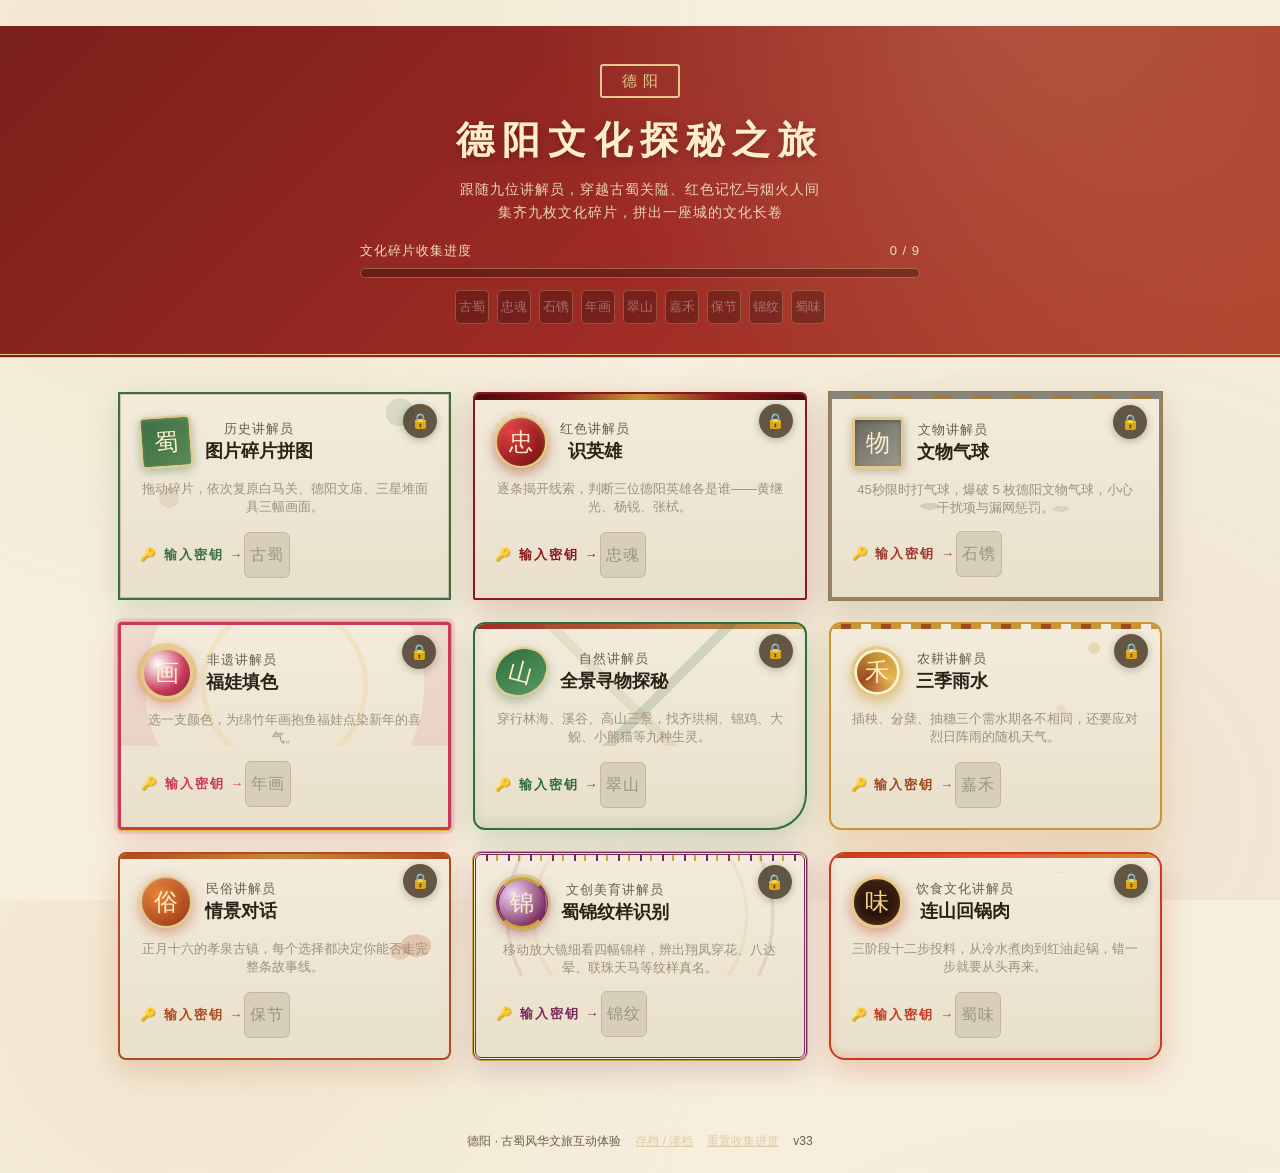
<file: index.html>
﻿﻿﻿﻿<!DOCTYPE html>
<html lang="zh-CN">
<head>
<meta charset="UTF-8">
<meta name="viewport" content="width=device-width, initial-scale=1.0">
<title>德阳文化探秘 · 九大讲解员互动小游戏</title>
<link rel="stylesheet" href="style.css?v=33">
</head>
<body>

<header class="hero">
  <div class="hero-inner">
    <div class="hero-mark">德阳</div>
    <h1>德阳文化探秘之旅</h1>
    <p class="hero-sub">跟随九位讲解员，穿越古蜀关隘、红色记忆与烟火人间<br>集齐九枚文化碎片，拼出一座城的文化长卷</p>
    <div class="progress-wrap">
      <div class="progress-info">
        <span>文化碎片收集进度</span>
        <span id="progressText">0 / 9</span>
      </div>
      <div class="progress-bar"><div id="progressBar" class="progress-fill"></div></div>
      <div id="fragmentBar" class="fragment-bar"></div>
    </div>
  </div>
</header>

<main class="container">
  <div id="stationGrid" class="station-grid"></div>
  <div id="allDone" class="all-done" hidden>
    <div class="all-done-seal">大成</div>
    <h2>九鼎齐聚 · 文化大成</h2>
    <p>古蜀、忠魂、石镌、年画、翠山、嘉禾、保节、锦纹、蜀味——九枚碎片在握，你已走完德阳文化长卷。</p>
    <div class="all-done-btns">
      <button id="aiReportBtn" class="btn btn-report" type="button">✨ 生成我的 AI 研学报告</button>
      <button id="resetBtn" class="btn btn-ghost btn-sm" type="button">重新开始探索</button>
    </div>
  </div>
</main>

<footer class="footer">
  <span>德阳 · 古蜀风华文旅互动体验</span>
  <button id="saveBtn" class="link-btn">存档 / 读档</button>
  <button id="resetBtn2" class="link-btn">重置收集进度</button>
  <span class="ver-stamp">v33</span>
</footer>

<script src="js/common.js?v=33"></script>
<script src="js/g1-puzzle.js?v=33"></script>
<script src="js/g2-scratch.js?v=33"></script>
<script src="js/g3-balloons.js?v=33"></script>
<script src="js/g4-coloring.js?v=33"></script>
<script src="js/g5-hidden.js?v=33"></script>
<script src="js/g6-rain.js?v=33"></script>
<script src="js/g7-dialogue.js?v=33"></script>
<script src="js/g8-magnifier.js?v=33"></script>
<script src="js/g9-cooking.js?v=33"></script>
<script src="js/main.js?v=33"></script>
<script src="js/report.js?v=33"></script>
</body>
</html>
</file>
<file: style.css>
/* ============ 基础与主题 ============ */
:root{
  --paper:#f6efdd;
  --paper-2:#efe5cc;
  --card:#fffaf0;
  --ink:#2c2117;
  --ink-soft:#6b5d4a;
  --red:#9e2b25;
  --red-deep:#7a1f1a;
  --gold:#c49a4e;
  --gold-light:#e3c98b;
  --jade:#3f6e54;
  --shadow:0 10px 30px rgba(60,35,15,.14);
}
*{box-sizing:border-box;margin:0;padding:0}
html,body{height:100%}
body{
  font-family:"Microsoft YaHei","PingFang SC","Hiragino Sans GB",sans-serif;
  color:var(--ink);
  background:
    radial-gradient(circle at 15% 10%, rgba(196,154,78,.10), transparent 40%),
    radial-gradient(circle at 85% 90%, rgba(158,43,37,.07), transparent 45%),
    var(--paper);
  line-height:1.6;
}
button{font-family:inherit;cursor:pointer;border:none;background:none;color:inherit}
img{display:block;max-width:100%}

/* ============ 顶部 ============ */
.hero{
  background:linear-gradient(135deg,#7a1f1a 0%,#9e2b25 55%,#b1452f 100%);
  color:#fbeeda;
  padding:38px 20px 30px;
  position:relative;
  overflow:hidden;
  border-bottom:4px double var(--gold-light);
}
.hero::after{
  content:"";position:absolute;inset:0;pointer-events:none;
  background:radial-gradient(circle at 80% -20%, rgba(227,201,139,.25), transparent 45%);
}
.hero-inner{max-width:1080px;margin:0 auto;position:relative;z-index:1;text-align:center}
.hero-mark{
  display:inline-block;border:2px solid var(--gold-light);color:var(--gold-light);
  font-family:"STKaiti","KaiTi",serif;font-size:15px;letter-spacing:6px;
  padding:3px 14px 3px 20px;border-radius:3px;margin-bottom:12px;
}
.hero h1{
  font-family:"STKaiti","KaiTi",serif;font-size:38px;letter-spacing:8px;
  color:#ffeecb;text-shadow:0 2px 10px rgba(0,0,0,.25);margin-bottom:8px;
}
.hero-sub{font-size:14px;color:#e9d6b3;letter-spacing:1px}
.progress-wrap{max-width:560px;margin:18px auto 0;text-align:left}
.progress-info{display:flex;justify-content:space-between;font-size:13px;color:#f0ddb6;margin-bottom:6px;letter-spacing:1px}
.progress-bar{height:10px;background:rgba(0,0,0,.28);border-radius:6px;overflow:hidden;border:1px solid rgba(227,201,139,.4)}
.progress-fill{height:100%;width:0%;border-radius:6px;
  background:linear-gradient(90deg,var(--gold-light),#f6e3ae);
  transition:width .5s ease;}
.fragment-bar{display:flex;gap:8px;margin-top:12px;justify-content:center;flex-wrap:wrap}
.fragment-bar .mini-seal{
  width:34px;height:34px;border-radius:5px;display:flex;align-items:center;justify-content:center;
  font-family:"STKaiti","KaiTi",serif;font-size:13px;letter-spacing:0;
  background:rgba(0,0,0,.25);color:rgba(255,255,255,.35);border:1px solid rgba(227,201,139,.3);
}
.fragment-bar .mini-seal.got{
  background:linear-gradient(135deg,#c84034,#9e2b25);color:#ffeecb;
  border-color:var(--gold-light);box-shadow:0 2px 8px rgba(0,0,0,.3);
}

/* ============ 站点卡片 ============ */
.container{max-width:1080px;margin:0 auto;padding:34px 18px 50px}
.station-grid{display:grid;grid-template-columns:repeat(3,1fr);gap:22px}
.station-card{
  position:relative;background:var(--card);border:1px solid #e3d5b4;border-radius:10px;
  padding:22px 20px 20px;box-shadow:var(--shadow);cursor:pointer;overflow:hidden;
  transition:transform .18s ease,box-shadow .18s ease;display:flex;flex-direction:column;
}
.station-card::before{
  content:"";position:absolute;top:0;left:0;right:0;height:5px;
  background:linear-gradient(90deg,var(--red),var(--gold));
}
.station-card:hover{transform:translateY(-5px);box-shadow:0 16px 38px rgba(60,35,15,.22)}
.card-top{display:flex;align-items:center;gap:13px;margin-bottom:12px}
.card-badge{
  width:52px;height:52px;flex:0 0 52px;border-radius:50%;
  background:linear-gradient(135deg,#8a2420,#b03b2d);color:#ffeecb;
  display:flex;align-items:center;justify-content:center;
  font-family:"STKaiti","KaiTi",serif;font-size:24px;border:2px solid var(--gold-light);
  position:relative;
}
.card-guide{font-size:13px;color:var(--ink-soft);letter-spacing:1px}
.card-title{font-size:18px;font-weight:700;color:var(--ink);margin-top:1px}
.card-desc{font-size:13px;color:var(--ink-soft);flex:1}
.card-foot{margin-top:14px;display:flex;align-items:center;justify-content:space-between}
.card-play{font-size:13px;color:var(--red);letter-spacing:2px;font-weight:700}
.seal{
  width:46px;height:46px;border-radius:6px;display:flex;align-items:center;justify-content:center;
  font-family:"STKaiti","KaiTi",serif;font-size:16px;line-height:1.1;text-align:center;
  background:#d8cfbb;color:#9b9381;border:1px solid #c3b89b;letter-spacing:1px;
}
.seal.got{
  background:linear-gradient(135deg,#c84034,#8f211c);color:#ffeecb;
  border:1px solid var(--gold-light);box-shadow:0 3px 10px rgba(158,43,37,.35);
}
.station-card.done .card-play{color:var(--jade)}
.station-card .done-ribbon{
  position:absolute;right:-30px;top:10px;transform:rotate(38deg);
  background:var(--jade);color:#fff;font-size:11px;padding:2px 34px;letter-spacing:2px;
}

/* ============ 卡片装饰层通用 ============ */
.card-deco{position:absolute;pointer-events:none;left:0;right:0;top:0;height:60%;overflow:hidden;z-index:0}
.card-top,.card-desc{position:relative;z-index:1}
.card-foot,.done-ribbon{position:relative;z-index:2}

/* ============ 九张卡片专属 UI 设计 ============
   每张卡片：不同的圆角组合、边框样式、底纹、徽章形状、装饰元素
   安全策略：不用 clip-path（会裁内容和边框），用 border-radius + border + box-shadow 多层叠加
================================================================= */

/* --- g1 古蜀拼图：直角方形 + 青铜回纹 + 方形印章 --- */
.station-card.g1{
  background:
    repeating-linear-gradient(45deg,rgba(58,110,68,.08) 0 2px,transparent 2px 8px),
    repeating-linear-gradient(-45deg,rgba(138,106,46,.06) 0 2px,transparent 2px 10px),
    linear-gradient(160deg,#f4f6ee 0%,#dce4c8 100%);
  border:2px solid #3a6e44;border-radius:0;
  box-shadow:inset 0 0 0 1px rgba(138,106,46,.3),0 10px 30px rgba(58,110,68,.18);
}
.station-card.g1::before{display:none}
.station-card.g1 .card-badge{
  border-radius:6px;transform:rotate(-4deg);
  background:linear-gradient(135deg,#3a6e44,#5a8a54);
  box-shadow:0 3px 10px rgba(58,110,68,.4),inset 0 2px 4px rgba(255,255,255,.15);
}
.station-card.g1 .card-deco{
  background:
    radial-gradient(circle at 85% 15%,rgba(58,110,68,.14) 0 14px,transparent 14px),
    radial-gradient(circle at 15% 85%,rgba(138,106,46,.12) 0 10px,transparent 10px);
}
.station-card.g1 .card-play{color:#3a6e44;font-weight:800}

/* --- g2 革命红：上圆角下方直 + 红金条 + 圆形勋章 --- */
.station-card.g2{
  background:linear-gradient(180deg,#fff3ee 0%,#e8c0b0 100%);
  border:2px solid #8a1a1a;border-radius:6px 6px 2px 2px;
  box-shadow:0 10px 30px rgba(138,26,26,.22);
}
.station-card.g2::before{
  height:6px;background:linear-gradient(90deg,#4a0a0a,#8a1a1a,#c79a3a,#8a1a1a,#4a0a0a);
}
.station-card.g2 .card-badge{
  border-radius:50%;
  background:radial-gradient(circle at 30% 30%,#e84040,#8a1a1a 70%,#4a0a0a);
  border-color:#e6c878;
  box-shadow:0 4px 14px rgba(138,26,26,.5),inset 0 2px 6px rgba(255,255,255,.2);
}
.station-card.g2 .card-badge::after{
  content:"";position:absolute;inset:-6px;border-radius:50%;
  border:2px dashed rgba(230,200,120,.5);animation:spin 20s linear infinite;
}
@keyframes spin{to{transform:rotate(360deg)}}
.station-card.g2 .card-deco{display:none}
.station-card.g2 .card-play{color:#8a1a1a;font-weight:800}

/* --- g3 石刻灰：直角方形 + 双层边框 + 石印章 --- */
.station-card.g3{
  background:
    radial-gradient(circle at 20% 20%,rgba(160,122,62,.08) 0 20px,transparent 20px),
    linear-gradient(160deg,#f6f5ee 0%,#d8d4c8 100%);
  border:3px solid #888478;border-radius:0;
  box-shadow:0 0 0 1px #a07a3e,0 10px 30px rgba(100,95,80,.2);
}
.station-card.g3::before{
  height:4px;background:repeating-linear-gradient(90deg,#888478 0 20px,#a07a3e 20px 40px);
}
.station-card.g3 .card-badge{
  border-radius:4px;border-width:3px;
  background:linear-gradient(135deg,#6a6a62,#9a9a8e);
  box-shadow:inset 0 2px 4px rgba(0,0,0,.25),0 2px 8px rgba(100,95,80,.4);
}
.station-card.g3 .card-deco{
  background:
    radial-gradient(ellipse 60px 20px at 30% 92%,rgba(136,132,120,.25) 0 10px,transparent 10px),
    radial-gradient(ellipse 40px 15px at 70% 94%,rgba(136,132,120,.2) 0 8px,transparent 8px);
}
.station-card.g3 .card-play{color:#9c3a2e;font-weight:700}

/* --- g4 年画彩：小圆角 + 品红双线 + 光晕徽章 --- */
.station-card.g4{
  border:3px solid #c8395a;border-radius:4px;
  background:
    repeating-linear-gradient(0deg,transparent 0 30px,rgba(230,181,52,.05) 30px 31px),
    repeating-linear-gradient(90deg,transparent 0 30px,rgba(200,57,90,.04) 30px 31px),
    linear-gradient(160deg,#fff6f0 0%,#f8dcc8 100%);
  box-shadow:0 0 0 1px #e2b534,0 0 0 4px rgba(200,57,90,.15),0 10px 30px rgba(200,57,90,.2);
}
.station-card.g4::before{display:none}
.station-card.g4 .card-badge{
  border-radius:50%;border-width:3px;
  background:radial-gradient(circle at 30% 30%,#fff,#c8395a 60%,#7a1a32);
  box-shadow:0 0 0 4px rgba(226,181,52,.4),0 4px 16px rgba(200,57,90,.5);
}
.station-card.g4 .card-deco{
  background:
    radial-gradient(circle at 50% 50%,transparent 0 45%,rgba(226,181,52,.14) 45% 48%,transparent 48%),
    radial-gradient(circle at 50% 50%,transparent 0 80%,rgba(200,57,90,.10) 80% 100%);
}
.station-card.g4 .card-play{color:#c8395a;font-weight:800}

/* --- g5 山林绿：右下大圆角 + 山脉底纹 + 叶片徽章 --- */
.station-card.g5{
  border:2px solid #2e6e3e;border-radius:12px 12px 36px 12px;
  background:
    linear-gradient(180deg,rgba(46,110,62,.14) 35%,transparent 35%),
    linear-gradient(160deg,#f0f6e8 0%,#b8d4a0 100%);
  box-shadow:0 10px 30px rgba(46,110,62,.2),inset 0 -6px 12px rgba(100,150,80,.15);
}
.station-card.g5 .card-badge{
  border-radius:60% 40% 60% 40%;
  background:linear-gradient(135deg,#2e6e3e,#5a9a64);
  transform:rotate(15deg);
  box-shadow:0 4px 12px rgba(46,110,62,.4);
}
.station-card.g5 .card-deco{
  background:
    linear-gradient(135deg,transparent 55%,rgba(46,110,62,.18) 55% 58%,transparent 58%),
    linear-gradient(-135deg,transparent 55%,rgba(156,138,78,.14) 55% 58%,transparent 58%);
}
.station-card.g5 .card-play{color:#2e6e3e;font-weight:700}

/* --- g6 农耕金：标准圆角 + 稻穗底纹 + 波纹徽章 --- */
.station-card.g6{
  border:2px solid #c89534;border-radius:12px;
  background:
    repeating-linear-gradient(90deg,transparent 0 18px,rgba(200,149,52,.1) 18px 20px),
    repeating-linear-gradient(0deg,transparent 0 18px,rgba(156,74,30,.06) 18px 20px),
    linear-gradient(160deg,#faf2d0 0%,#e8c068 100%);
  box-shadow:0 10px 30px rgba(200,149,52,.25);
}
.station-card.g6::before{
  height:5px;background:
    repeating-linear-gradient(90deg,#c89534 0 10px,#9c4a1e 10px 20px,#c89534 20px 30px,transparent 30px 40px);
}
.station-card.g6 .card-badge{
  border-radius:50%;border-width:3px;
  background:conic-gradient(#c89534,#e6b554,#9c4a1e,#c89534);
  box-shadow:0 4px 12px rgba(200,149,52,.5),inset 0 0 0 3px #faf2d0;
}
.station-card.g6 .card-deco{
  background:
    radial-gradient(circle at 80% 20%,rgba(200,149,52,.22) 0 6px,transparent 6px),
    radial-gradient(circle at 20% 80%,rgba(156,74,30,.17) 0 4px,transparent 4px),
    radial-gradient(circle at 70% 70%,rgba(200,149,52,.14) 0 5px,transparent 5px);
}
.station-card.g6 .card-play{color:#9c4a1e;font-weight:800}

/* --- g7 民俗暖：等距圆角 + 对话气泡 + 暖橙徽章 --- */
.station-card.g7{
  border:2px solid #b14a1e;border-radius:8px;
  background:
    radial-gradient(circle at 85% 10%,rgba(177,74,30,.18) 0 30px,transparent 30px),
    radial-gradient(circle at 10% 90%,rgba(200,138,58,.15) 0 25px,transparent 25px),
    linear-gradient(160deg,#fcecd0 0%,#e8b870 100%);
  box-shadow:0 10px 30px rgba(177,74,30,.22);
}
.station-card.g7::before{
  height:5px;background:linear-gradient(90deg,#b14a1e,#c88a3a,#b14a1e);
}
.station-card.g7 .card-badge{
  border-radius:50%;
  background:radial-gradient(circle at 35% 35%,#e88838,#b14a1e 65%,#5a2210);
  box-shadow:0 4px 14px rgba(177,74,30,.5),inset 0 2px 6px rgba(255,255,255,.2);
}
.station-card.g7 .card-deco{
  background:
    radial-gradient(ellipse 40px 30px at 90% 75%,rgba(177,74,30,.22) 0 15px,transparent 15px),
    radial-gradient(ellipse 25px 20px at 85% 80%,rgba(177,74,30,.17) 0 10px,transparent 10px);
}
.station-card.g7 .card-play{color:#b14a1e;font-weight:800}

/* --- g8 蜀锦紫：中圆角 + 紫金双线 + 放大镜圆框徽章 --- */
.station-card.g8{
  border:3px double #7a2a5a;border-radius:8px;
  background:
    repeating-linear-gradient(45deg,rgba(122,42,90,.05) 0 3px,transparent 3px 12px),
    repeating-linear-gradient(-45deg,rgba(200,164,52,.04) 0 3px,transparent 3px 12px),
    linear-gradient(160deg,#f0e4f4 0%,#d0b8dc 100%);
  box-shadow:0 0 0 1px #c8a434,0 10px 30px rgba(122,42,90,.22);
}
.station-card.g8::before{
  height:6px;background:
    repeating-linear-gradient(90deg,transparent 0 10px,#7a2a5a 10px 12px,transparent 12px 20px,#c8a434 20px 22px);
}
.station-card.g8 .card-badge{
  border-radius:50%;border-width:3px;border-style:solid double;
  border-color:#c8a434 #7a2a5a;
  background:radial-gradient(circle at 30% 30%,#f0d8f8,#7a2a5a 80%);
  box-shadow:0 0 0 3px rgba(200,164,52,.4),0 4px 14px rgba(122,42,90,.5);
}
.station-card.g8 .card-deco{
  background:
    radial-gradient(circle at 50% 50%,transparent 0 60%,rgba(200,164,52,.12) 60% 62%,transparent 62%),
    radial-gradient(circle at 50% 50%,transparent 0 75%,rgba(122,42,90,.10) 75% 77%,transparent 77%);
}
.station-card.g8 .card-play{color:#7a2a5a;font-weight:700}

/* --- g9 美食橙：大圆角 + 蒸汽曲线 + 锅形徽章 --- */
.station-card.g9{
  border:2px solid #c8391e;border-radius:16px;
  background:
    linear-gradient(180deg,rgba(212,137,44,.1) 0%,transparent 30%),
    linear-gradient(160deg,#fff0d8 0%,#f0a860 100%);
  box-shadow:0 10px 30px rgba(200,57,30,.25),inset 0 -4px 10px rgba(200,57,30,.15);
}
.station-card.g9::before{
  height:4px;background:linear-gradient(90deg,#c8391e,#e85a3a,#d4892c);
  border-radius:16px 16px 0 0;
}
.station-card.g9 .card-badge{
  border-radius:50% 50% 48% 48%;border-width:3px;
  background:linear-gradient(180deg,#3a2010,#1a1008);
  box-shadow:0 4px 14px rgba(200,57,30,.5),inset 0 -4px 8px rgba(232,90,58,.3);
  color:#ffd080;
}
.station-card.g9 .card-badge::before{
  content:"";position:absolute;top:-6px;left:50%;transform:translateX(-50%);
  width:20px;height:8px;border-radius:50%;
  background:radial-gradient(ellipse,rgba(255,200,120,.6) 0%,transparent 70%);
}
.station-card.g9 .card-deco{
  background:
    radial-gradient(ellipse 30px 6px at 70% 15%,rgba(255,200,120,.3) 0 4px,transparent 4px),
    radial-gradient(ellipse 25px 5px at 30% 10%,rgba(255,200,120,.25) 0 3px,transparent 3px),
    radial-gradient(ellipse 20px 4px at 50% 25%,rgba(255,200,120,.2) 0 3px,transparent 3px);
}
.station-card.g9 .card-play{color:#c8391e;font-weight:800}

/* ============ 通用按钮 ============ */
.btn{
  display:inline-block;padding:10px 26px;border-radius:6px;font-size:15px;letter-spacing:2px;
  background:linear-gradient(135deg,#b03b2d,#8a2420);color:#ffeecb;
  box-shadow:0 4px 12px rgba(138,36,32,.3);transition:transform .12s;
}
.btn:hover{transform:translateY(-2px)}
.btn:active{transform:translateY(0)}
.btn-ghost{background:transparent;color:var(--red);border:1.5px solid var(--red);box-shadow:none}
.btn-sm{padding:6px 16px;font-size:13px}
.link-btn{font-size:12px;color:#d9c49a;text-decoration:underline;opacity:.8}
.link-btn:hover{opacity:1}

/* ============ 游戏弹窗 ============ */
.game-layer{
  position:fixed;inset:0;z-index:100;background:rgba(35,22,12,.58);
  display:flex;align-items:center;justify-content:center;padding:22px;
  animation:fadeIn .25s ease;
}
@keyframes fadeIn{from{opacity:0}to{opacity:1}}
.game-box{
  position:relative;
  width:100%;max-width:920px;max-height:94vh;display:flex;flex-direction:column;
  background:var(--paper);border-radius:12px;overflow:hidden;
  border:2px solid var(--gold-light);box-shadow:0 24px 70px rgba(0,0,0,.45);
  animation:popIn .3s cubic-bezier(.2,1.2,.3,1);
}
@keyframes popIn{from{transform:scale(.92);opacity:0}to{transform:scale(1);opacity:1}}
.game-head{
  display:flex;align-items:center;justify-content:space-between;
  padding:13px 22px;background:linear-gradient(135deg,#7a1f1a,#a03128);color:#ffeecb;
  border-bottom:2px solid var(--gold-light);flex:0 0 auto;
}
.gh-guide{font-size:12px;color:#e9d6b3;letter-spacing:2px;display:block}
.game-head h2{font-size:19px;letter-spacing:2px;font-weight:700}
.gh-close{
  width:34px;height:34px;border-radius:50%;font-size:20px;line-height:1;
  color:#ffeecb;border:1.5px solid rgba(233,214,179,.6);transition:background .15s;
}
.gh-close:hover{background:rgba(255,255,255,.15)}
.game-body{padding:24px;overflow-y:auto;flex:1}
.game-tip{
  background:#fbf3df;border:1px dashed var(--gold);border-radius:8px;
  padding:10px 14px;font-size:13.5px;color:var(--ink-soft);margin-bottom:18px;
}
.game-tip b{color:var(--red)}

/* ============ 通关弹窗 ============ */
.win-mask{
  position:absolute;inset:0;z-index:50;background:rgba(35,22,12,.5);
  display:flex;align-items:center;justify-content:center;padding:20px;
  animation:fadeIn .3s ease;
}
.win-card{
  background:linear-gradient(180deg,#fffaf0,#f6ead0);
  border:3px double var(--gold);border-radius:14px;padding:30px 36px;text-align:center;
  max-width:380px;animation:popIn .4s cubic-bezier(.2,1.3,.3,1);
}
.win-label{font-size:13px;letter-spacing:5px;color:var(--ink-soft)}
.win-seal{
  width:96px;height:96px;margin:16px auto 12px;border-radius:12px;
  background:linear-gradient(135deg,#cf4434,#8f211c);color:#ffeecb;
  display:flex;align-items:center;justify-content:center;
  font-family:"STKaiti","KaiTi",serif;font-size:34px;letter-spacing:4px;
  border:2px solid var(--gold-light);box-shadow:0 8px 24px rgba(158,43,37,.4);
  animation:sealDrop .6s cubic-bezier(.2,1.4,.3,1);
}
@keyframes sealDrop{from{transform:scale(1.8) rotate(-14deg);opacity:0}to{transform:scale(1) rotate(0);opacity:1}}
.win-card h3{font-size:20px;letter-spacing:3px;margin-bottom:6px}
.win-card p{font-size:13.5px;color:var(--ink-soft);margin-bottom:20px}

/* ============ Toast ============ */
.toast{
  position:fixed;left:50%;bottom:46px;transform:translateX(-50%);
  background:rgba(44,33,23,.92);color:#fbeeda;padding:10px 22px;border-radius:30px;
  font-size:14px;letter-spacing:1px;z-index:300;animation:toastIn .3s;max-width:86vw;text-align:center;
}
@keyframes toastIn{from{opacity:0;transform:translate(-50%,12px)}to{opacity:1;transform:translate(-50%,0)}}

/* ============ 集齐横幅 ============ */
.all-done{margin-top:40px;text-align:center;background:linear-gradient(135deg,#7a1f1a,#a03128);
  border:2px solid var(--gold-light);border-radius:14px;padding:36px 24px;color:#ffeecb}
.all-done h2{font-family:"STKaiti","KaiTi",serif;font-size:30px;letter-spacing:8px;margin:12px 0 8px}
.all-done p{color:#e9d6b3;font-size:14px;max-width:600px;margin:0 auto 18px}
.all-done-seal{
  width:84px;height:84px;margin:0 auto;border-radius:12px;background:rgba(0,0,0,.22);
  border:2px solid var(--gold-light);display:flex;align-items:center;justify-content:center;
  font-family:"STKaiti","KaiTi",serif;font-size:30px;letter-spacing:4px;
}

.footer{
  text-align:center;padding:22px;font-size:12px;color:var(--ink-soft);
  display:flex;gap:14px;justify-content:center;align-items:center;
}

/* ============ 游戏1：拼图 ============ */
.puz-wrap{display:flex;flex-direction:column;align-items:center;gap:14px}
.puz-board{
  width:min(60vw,300px);aspect-ratio:1;display:grid;grid-template-columns:1fr 1fr 1fr;
  gap:4px;background:#e7dcbf;padding:6px;border-radius:8px;border:1px solid #d7c8a2;flex:0 0 auto;
}
.puz-slot{border:2px dashed #b6a27a;border-radius:6px;background:rgba(255,255,255,.55);
  position:relative;min-height:0}
.puz-slot.correct{border-color:var(--jade)}
.puz-piece{
  width:58px;height:58px;border-radius:5px;cursor:grab;
  background-size:300% 300%;border:2px solid #fff;
  box-shadow:0 4px 12px rgba(60,35,15,.28);touch-action:none;user-select:none;
}
.puz-piece:active{cursor:grabbing}
.puz-piece.locked{width:100%;height:100%;border:none;box-shadow:none;border-radius:4px;cursor:default}
.puz-ghost{position:fixed;z-index:400;pointer-events:none;opacity:.85;
  box-shadow:0 12px 30px rgba(0,0,0,.35);transform:scale(1.06);border-radius:5px;
  background-size:300% 300%;}
.puz-tray{display:flex;gap:8px;flex-wrap:wrap;justify-content:center;max-width:340px;min-height:64px}
.puz-status{font-size:13px;color:var(--ink-soft);letter-spacing:1px}
.puz-progress{display:flex;align-items:center;gap:8px;font-size:13px;color:var(--ink-soft);margin-bottom:4px}
.puz-dot{width:10px;height:10px;border-radius:50%;background:#d7c8a2;transition:all .3s}
.puz-dot.active{background:var(--red);transform:scale(1.3)}
.puz-dot.done{background:var(--jade)}

/* ============ 游戏2：揭线索识英雄 ============ */
.hero-stage{max-width:560px;margin:0 auto}
.hero-progress{display:flex;align-items:center;gap:8px;font-size:13px;color:var(--ink-soft);margin-bottom:16px}
.hero-dot{width:10px;height:10px;border-radius:50%;background:#d7c8a2;transition:all .3s}
.hero-dot.active{background:var(--red);transform:scale(1.3)}
.hero-dot.done{background:var(--jade)}
.hero-clues{display:flex;flex-direction:column;gap:10px;margin-bottom:20px}
.hero-clue{position:relative;perspective:600px;height:auto}
.hero-clue .clue-cover{
  position:absolute;inset:0;z-index:2;border:none;border-radius:8px;cursor:pointer;
  background:linear-gradient(135deg,#8a7d6b,#6b5e4f);color:#ffeecb;
  display:flex;align-items:center;justify-content:center;gap:10px;
  transition:all .45s;backface-visibility:hidden;
}
.hero-clue .clue-cover .clue-num{
  width:28px;height:28px;border-radius:50%;background:rgba(255,255,255,.2);
  display:flex;align-items:center;justify-content:center;font-weight:700;font-size:14px;
}
.hero-clue .clue-cover .clue-label{font-size:13px;letter-spacing:2px}
.hero-clue .clue-text{
  font-size:13px;color:var(--ink);line-height:1.6;padding:12px 14px;margin:0;
  border:1.5px solid #ddcca3;border-radius:8px;background:#fffaf0;min-height:48px;
}
.hero-clue.flipped .clue-cover{opacity:0;transform:rotateY(180deg);pointer-events:none}
.hero-clue.flipped .clue-text{border-color:var(--gold);box-shadow:0 3px 12px rgba(196,154,78,.25);
  background:linear-gradient(135deg,#fffaf0,#fdefcf)}
.hero-guess{border-top:1.5px solid #e0d5b8;padding-top:16px}
.guess-meta{font-size:13px;color:var(--ink-soft);margin-bottom:6px}
.guess-prompt{font-size:13px;color:var(--red);margin-bottom:12px;min-height:18px}
.guess-opts{display:grid;grid-template-columns:1fr 1fr;gap:10px}
.guess-btn{padding:11px;border:1.5px solid var(--red);border-radius:8px;font-size:14px;
  color:var(--red);background:#fff;transition:all .15s;letter-spacing:1px;cursor:pointer}
.guess-btn:hover:not(:disabled){background:var(--red);color:#ffeecb}
.guess-btn:disabled{opacity:.45;cursor:default}
.guess-btn.wrong{background:#b9b0a0;color:#fff;border-color:#b9b0a0;opacity:1}

/* ============ 游戏3：气球（重制版） ============ */
.sky-stage{
  position:relative;height:500px;border-radius:12px;overflow:hidden;border:1px solid #cdd8e6;
  background:linear-gradient(180deg,#aecbe8 0%,#d8e6f2 55%,#eef4e8 78%,#cfe0c2 100%);
}
.sky-stage::before{content:"";position:absolute;left:8%;top:14%;width:120px;height:34px;
  background:rgba(255,255,255,.75);border-radius:40px;filter:blur(1px)}
.sky-stage::after{content:"";position:absolute;right:10%;top:24%;width:160px;height:40px;
  background:rgba(255,255,255,.6);border-radius:40px}
.sky-ground{position:absolute;left:0;right:0;bottom:0;height:52px;
  background:linear-gradient(180deg,#9dbf84,#7da564);pointer-events:none}
/* 云朵装饰 */
.sky-cloud{position:absolute;background:rgba(255,255,255,.55);border-radius:40px;filter:blur(1px);pointer-events:none}
.sky-cloud.c1{width:110px;height:30px;top:8%;left:6%;animation:cloudDrift 28s linear infinite}
.sky-cloud.c2{width:140px;height:38px;top:22%;right:8%;animation:cloudDrift 36s linear infinite reverse}
.sky-cloud.c3{width:80px;height:22px;top:40%;left:45%;animation:cloudDrift 22s linear infinite}
@keyframes cloudDrift{
  from{transform:translateX(-30px)}to{transform:translateX(30px)}
}

/* HUD */
.sky-hud{
  display:flex;gap:14px;flex-wrap:wrap;justify-content:center;margin-bottom:10px;
  padding:10px 14px;background:rgba(44,33,23,.82);color:#ffeecb;border-radius:10px;
  font-size:13px;letter-spacing:1px;
}
.sky-hud .hud-item b{color:#ffd88a;margin-left:2px}
.sky-hud .hud-combo b{color:#ff8040}

/* 气球 — 上升 + 左右摇摆 */
@keyframes riseUp{
  from{bottom:-160px}
  to{bottom:110%}
}
.balloon{
  position:absolute;width:118px;
  animation:riseUp var(--rise,8s) linear forwards;
  --sway:2.5s;pointer-events:auto;z-index:2;
  filter:drop-shadow(0 8px 14px rgba(30,40,60,.18));
  will-change:bottom,transform;
}
@keyframes sway{
  from{transform:translateX(-6px) rotate(-1deg)}to{transform:translateX(6px) rotate(1deg)}
}
.balloon > *{animation:sway var(--sway,2.5s) ease-in-out infinite alternate}

/* 气球球体 — 多层光照营造玻璃质感 */
.balloon .b-body{
  --bc:#c84034;border-radius:50% 50% 48% 48%;
  padding:18px 10px 26px;text-align:center;color:#fff;
  position:relative;overflow:hidden;
  display:flex;flex-direction:column;align-items:center;gap:3px;
  /* 3 层渐变叠加：底部反射光 + 主体色(上亮下暗) + 左上高光 */
  background:
    /* 底部环境光反射（右下偏暗） */
    radial-gradient(ellipse 60% 35% at 75% 78%, rgba(0,0,0,.28), transparent 60%),
    /* 主体色（上亮下暗的球形渐变） */
    radial-gradient(ellipse 85% 95% at 50% 38%, var(--bc), color-mix(in oklab, var(--bc) 55%, black) 100%),
    /* 左上高光（白色椭圆，模拟顶部光源） */
    radial-gradient(ellipse 38% 30% at 32% 22%, rgba(255,255,255,.85), rgba(255,255,255,.2) 55%, transparent 75%);
  /* 内阴影增加体积感：底部暗边 + 左右轻微暗角 */
  box-shadow:
    inset 0 -10px 18px rgba(0,0,0,.25),
    inset 0 2px 6px rgba(255,255,255,.15),
    inset 6px 0 14px rgba(0,0,0,.12),
    inset -6px 0 14px rgba(0,0,0,.12);
}
/* 气球顶端高光 — 小而亮的白斑 */
.balloon .b-body::before{
  content:"";position:absolute;top:12%;left:22%;
  width:28%;height:20%;border-radius:50%;
  background:radial-gradient(ellipse, rgba(255,255,255,.9), transparent 70%);
  filter:blur(1px);pointer-events:none;
}
/* 气球结点 — 小三角 */
.balloon .b-body::after{
  content:"";position:absolute;bottom:-5px;left:50%;transform:translateX(-50%);
  width:10px;height:8px;
  background:linear-gradient(180deg, color-mix(in oklab, var(--bc) 60%, black), color-mix(in oklab, var(--bc) 30%, black));
  clip-path:polygon(0 0, 100% 0, 50% 100%);
}
/* 气球底部小褶皱 */
.balloon .b-knot{
  position:absolute;bottom:-12px;left:50%;transform:translateX(-50%);
  width:14px;height:6px;border-radius:50%;
  background:color-mix(in oklab, var(--bc) 40%, black);
  z-index:2;
}

/* 图标 + 文字标签 */
.balloon .b-icon{font-size:18px;line-height:1;filter:drop-shadow(0 1px 2px rgba(0,0,0,.3))}
.balloon .b-label{
  margin-top:2px;padding:3px 8px;border-radius:10px;
  background:rgba(0,0,0,.28);backdrop-filter:blur(2px);
  border:1px solid rgba(255,255,255,.2);
  font-size:11px;font-weight:700;line-height:1.2;letter-spacing:0.5px;
  text-shadow:0 1px 2px rgba(0,0,0,.4);
}
.balloon .b-label .b-name{font-size:inherit}
.balloon .b-string{
  width:1.5px;height:36px;margin:8px auto 0;
  background:linear-gradient(180deg,rgba(60,50,40,.55),rgba(60,50,40,.25));
  position:relative;
}
.balloon .b-string::before{
  content:"";position:absolute;top:-2px;left:50%;transform:translateX(-50%);
  width:4px;height:4px;border-radius:50%;
  background:rgba(0,0,0,.25);
}

/* 爆破 */
.balloon.poped{animation-play-state:paused;pointer-events:none;filter:drop-shadow(0 0 0 transparent)}
.balloon.poped .b-body{animation:popShrink .22s ease-in forwards}
@keyframes popShrink{
  0%{transform:scale(1);opacity:1}
  40%{transform:scale(1.18);opacity:.85}
  100%{transform:scale(.3);opacity:0}
}

/* 爆破粒子 — 现代碎屑飞溅 */
.pop-fx{position:absolute;width:0;height:0;pointer-events:none;z-index:10;transform:translate(-50%,-50%)}
.pop-shard{
  position:absolute;width:14px;height:14px;left:50%;top:50%;
  border-radius:50% 20% 50% 20%;
  transform:translate(-50%,-50%);
  animation:shardFly .55s cubic-bezier(.25,.4,.3,1) forwards;
}
@keyframes shardFly{
  0%{transform:translate(-50%,-50%) scale(1) rotate(0);opacity:1}
  100%{transform:translate(calc(-50% + var(--dx,30px)), calc(-50% + var(--dy,-40px))) scale(.2) rotate(var(--rot,180deg));opacity:0}
}
.pop-ring{position:absolute;width:40px;height:40px;border-radius:50%;left:50%;top:50%;
  transform:translate(-50%,-50%);animation:ringExpand .5s ease forwards}
.pop-ring.good{border:3px solid #3f7d5b;background:radial-gradient(circle,rgba(63,125,91,.4),transparent 70%)}
.pop-ring.bad{border:3px solid #c84034;background:radial-gradient(circle,rgba(200,64,52,.4),transparent 70%)}
@keyframes ringExpand{0%{width:20px;height:20px;opacity:1}100%{width:100px;height:100px;opacity:0}}
.pop-label{position:absolute;left:50%;top:-30px;transform:translateX(-50%);
  font-size:20px;font-weight:900;font-family:"STKaiti","KaiTi",serif;
  animation:labelUp .65s ease forwards;text-shadow:0 2px 8px rgba(0,0,0,.35);
  padding:4px 12px;border-radius:8px;backdrop-filter:blur(3px)}
.pop-label.good{color:#fff;background:rgba(63,125,91,.85)}
.pop-label.bad{color:#fff;background:rgba(200,64,52,.85)}
@keyframes labelUp{0%{opacity:1;transform:translateX(-50%) translateY(0)}100%{opacity:0;transform:translateX(-50%) translateY(-40px)}}

/* 空气冲击波 */
.pop-burst{
  position:absolute;width:20px;height:20px;border-radius:50%;left:50%;top:50%;
  transform:translate(-50%,-50%);
  border:2px solid rgba(255,255,255,.9);
  animation:burstWave .35s ease-out forwards;
}
@keyframes burstWave{
  0%{width:10px;height:10px;opacity:1;border-width:3px}
  100%{width:80px;height:80px;opacity:0;border-width:1px}
}

/* 目标图例 */
.sky-legend{display:flex;gap:10px;flex-wrap:wrap;justify-content:center;margin-top:12px;align-items:center}
.legend-title{font-size:13px;color:var(--ink-soft);letter-spacing:1px;margin-right:4px}
.legend-chip{font-size:13px;padding:6px 14px;border-radius:16px;background:#fffaf0;
  border:1.5px dashed #b6a27a;color:var(--ink);letter-spacing:1px;transition:all .2s}
.legend-chip.got{background:#3f7d5b;color:#fff;border-color:#3f7d5b;border-style:solid;
  box-shadow:0 2px 8px rgba(63,125,91,.4)}

/* ============ 游戏4：填色 ============ */
.color-wrap{display:flex;gap:22px;align-items:flex-start;justify-content:center;flex-wrap:wrap}
.color-stage{background:#fffdf6;border:1px solid #ddcca3;border-radius:12px;padding:10px;
  box-shadow:var(--shadow);width:min(86vw,400px)}
.color-stage svg{width:100%;height:auto;display:block}
.color-stage .zone{cursor:pointer;transition:filter .12s;fill:#fffdf6;stroke:#1b1b1b;stroke-width:4;stroke-linejoin:round}
.color-stage .zone:hover{filter:brightness(.92)}
.color-stage .line{fill:none;stroke:#1b1b1b;stroke-width:3.5;stroke-linecap:round}
.color-stage .ink{fill:#1b1b1b}
@keyframes zonePulse{
  from{filter:drop-shadow(0 0 2px #d43a2f)}
  to{filter:drop-shadow(0 0 8px #d43a2f) drop-shadow(0 0 14px #f2a0b3)}
}
.palette{display:flex;flex-direction:column;gap:12px;min-width:150px}
.swatch-grid{display:grid;grid-template-columns:repeat(4,1fr);gap:8px}
.swatch{width:30px;height:30px;border-radius:6px;border:2px solid #cbbf9f;cursor:pointer;
  transition:transform .1s}
.swatch:hover{transform:scale(1.12)}
.swatch.active{border-color:var(--red);box-shadow:0 0 0 2px rgba(158,43,37,.35);transform:scale(1.12)}
.color-status{font-size:13px;color:var(--ink-soft)}
.color-status b{color:var(--red)}

/* ============ 游戏5：寻物 ============ */
.hunt-stage{position:relative;border-radius:12px;overflow:hidden;border:1px solid #d7c8a2;user-select:none}
.hunt-stage img{width:100%}
.hunt-spot{position:absolute;width:9%;aspect-ratio:1;border-radius:50%;transform:translate(-50%,-50%);
  cursor:pointer;z-index:3}
.hunt-spot .hint-ring{position:absolute;inset:0;border-radius:50%;
  border:2px dashed rgba(255,240,180,.9);animation:ringPulse 1.4s infinite;display:none}
.hunt-stage.hinting .hunt-spot.near .hint-ring{display:block}
@keyframes ringPulse{0%,100%{opacity:.4;transform:scale(.8)}50%{opacity:1;transform:scale(1.15)}}
.hunt-spot.found{cursor:default}
.found-mark{position:absolute;left:50%;top:50%;transform:translate(-50%,-50%);
  width:44px;height:44px;border-radius:50%;background:var(--jade);color:#fff;
  display:flex;align-items:center;justify-content:center;font-size:20px;font-weight:700;
  border:2px solid #fff;box-shadow:0 3px 10px rgba(0,0,0,.3);animation:popIn .3s}
.hunt-list{display:flex;gap:10px;margin-top:14px;justify-content:center;flex-wrap:wrap}
.hunt-item{font-size:13.5px;padding:7px 16px;border-radius:20px;border:1px solid #ddcca3;
  background:#fffaf0;color:var(--ink-soft);letter-spacing:1px}
.hunt-item.found{background:var(--jade);color:#fff;border-color:var(--jade)}
.hunt-ripple{position:absolute;width:26px;height:26px;border:2px solid rgba(255,255,255,.8);
  border-radius:50%;transform:translate(-50%,-50%);pointer-events:none;animation:ripple .6s forwards}
@keyframes ripple{to{width:70px;height:70px;opacity:0}}

/* ============ 游戏6：雨水灌溉 ============ */
.rain-stage{position:relative;border-radius:12px;overflow:hidden;border:1px solid #d7c8a2;
  height:340px;background:#dfe9f3}
.rain-stage img{position:absolute;inset:0;width:100%;height:100%;object-fit:cover;
  opacity:0;transition:opacity .6s}
.rain-stage img.show{opacity:1}
.rain-overlay{position:absolute;inset:0;pointer-events:none;overflow:hidden}
.raindrop{position:absolute;width:3px;background:linear-gradient(180deg,transparent,rgba(170,200,235,.9));
  border-radius:2px;opacity:0;animation:fall linear infinite}
@keyframes fall{0%{transform:translateY(-40px);opacity:0}15%{opacity:.9}100%{transform:translateY(380px);opacity:.2}}
.rain-badge{position:absolute;top:14px;left:14px;background:rgba(44,33,23,.72);color:#ffeecb;
  padding:7px 16px;border-radius:20px;font-size:14px;letter-spacing:2px}
.rain-controls{margin-top:20px;text-align:center}
.rain-slider{width:min(80vw,460px);accent-color:var(--red);cursor:pointer;height:8px}
.rain-scale{display:flex;justify-content:space-between;max-width:460px;margin:6px auto 0;
  font-size:12.5px;color:var(--ink-soft)}
.rain-scale span.active{color:var(--red);font-weight:700}

/* ============ 游戏7：对话 ============ */
.dlg-scene{
  width:100%;max-height:320px;min-height:210px;
  object-fit:contain;background:#f4e6c8;
  border-radius:10px 10px 0 0;
  display:block;box-sizing:border-box
}
.dlg-box{background:#fffaf0;border:1px solid #ddcca3;border-top:none;border-radius:0 0 10px 10px;
  padding:20px 24px;margin-bottom:16px}
.dlg-speaker{color:var(--red);font-weight:700;font-size:14px;letter-spacing:2px;margin-bottom:6px}
.dlg-text{font-size:15px;margin-bottom:16px}
.dlg-options{display:flex;flex-direction:column;gap:10px}
.dlg-options button{text-align:left;padding:12px 16px;border:1.5px solid #d7c8a2;border-radius:8px;
  background:#fff;font-size:14px;transition:all .15s}
.dlg-options button:hover{border-color:var(--red);background:#fbf3df}
.dlg-progress{font-size:12.5px;color:var(--ink-soft);text-align:center;letter-spacing:2px;margin-top:12px}
.dlg-oops{background:#fdf0ec;border:1.5px solid #d98a7e;border-radius:10px;padding:20px;text-align:center}
.dlg-oops h3{color:var(--red);margin-bottom:6px}
.dlg-oops p{font-size:13.5px;color:var(--ink-soft);margin-bottom:14px}

/* ============ 游戏8：放大镜 ============ */
.mag-wrap{display:flex;gap:22px;align-items:flex-start;justify-content:center;flex-wrap:wrap}
.mag-board{position:relative;width:min(78vw,380px);aspect-ratio:1;border-radius:12px;
  border:2px solid #8a6a3c;overflow:hidden;cursor:none;background-size:cover;background-position:center;
  box-shadow:var(--shadow)}
/* 锦样加载层（真实 DOM，含转圈/文案/手动重试按钮，文生图需十几秒） */
.mag-mask{position:absolute;inset:0;z-index:8;
  display:flex;flex-direction:column;align-items:center;justify-content:center;gap:14px;
  background:linear-gradient(135deg,#3a2a18,#5a4023)}
.mag-spinner{width:34px;height:34px;border-radius:50%;
  border:3px solid rgba(233,214,179,.25);border-top-color:#e9d6b3;
  animation:magSpin 1s linear infinite}
.mag-mask-text{color:#e9d6b3;font-size:14px;letter-spacing:3px}
.mag-retry{margin-top:2px;padding:8px 18px;border-radius:20px;
  background:#e9d6b3;color:#4a3317;font-size:13px;letter-spacing:1px;
  box-shadow:0 2px 8px rgba(0,0,0,.3);transition:transform .12s}
.mag-retry:hover{transform:translateY(-2px)}
@keyframes magSpin{to{transform:rotate(360deg)}}
.mag-lens{position:absolute;width:150px;height:150px;border-radius:50%;
  border:3px solid var(--gold-light);box-shadow:0 0 0 6px rgba(44,33,23,.25),inset 0 0 18px rgba(0,0,0,.25);
  background-repeat:no-repeat;pointer-events:none;display:none;z-index:5}
.mag-side{min-width:240px;flex:1;max-width:330px}
.mag-select{width:100%;padding:11px 12px;border:1.5px solid #d7c8a2;border-radius:8px;font-size:14px;
  background:#fffaf0;margin:10px 0 12px;font-family:inherit}
.mag-shake{animation:shake .4s}
@keyframes shake{0%,100%{transform:translateX(0)}25%{transform:translateX(-7px)}75%{transform:translateX(7px)}}

/* ============ 游戏9：投料 ============ */
.cook-stage{position:relative;background:linear-gradient(180deg,#f3e6c8,#e7d5ab);
  border:1px solid #d7c8a2;border-radius:12px;padding:24px 18px 16px;text-align:center;min-height:230px}
.cook-phase{font-size:13px;color:var(--ink-soft);letter-spacing:2px;margin-bottom:10px;min-height:20px}
.cook-pot{width:220px;height:110px;margin:0 auto;position:relative}
.pot-rim{position:absolute;top:0;left:0;right:0;height:46px;border-radius:50%;
  background:linear-gradient(180deg,#4a4640,#2c2925);border:4px solid #1f1d1a}
.pot-body{position:absolute;top:26px;left:8px;right:8px;height:80px;border-radius:0 0 40px 40px;
  background:linear-gradient(180deg,#3a3733,#221f1c)}
.pot-food{position:absolute;top:8px;left:16px;right:16px;height:32px;border-radius:50%;
  background:#6b5038;opacity:0;transition:opacity .4s;overflow:hidden}
.cook-stage.cooking .pot-food{opacity:1}
.pot-dish{position:absolute;inset:0;width:100%;height:100%;object-fit:cover;border-radius:50%;opacity:0;transition:opacity .5s}
.cook-stage.done .pot-dish{opacity:1}
.bubble{position:absolute;bottom:8px;width:7px;height:7px;border-radius:50%;background:rgba(255,220,150,.7);
  animation:bubbleUp 1.4s ease-in infinite}
@keyframes bubbleUp{0%{transform:translateY(0);opacity:0}30%{opacity:1}100%{transform:translateY(-60px);opacity:0}}
.cook-added{display:flex;gap:6px;justify-content:center;flex-wrap:wrap;margin:12px 0 4px;min-height:28px}
.cook-chip{font-size:12.5px;background:#fff;border:1px solid var(--gold);color:var(--ink);
  padding:4px 12px;border-radius:16px;animation:popIn .25s}
.ing-grid{display:grid;grid-template-columns:repeat(3,1fr);gap:10px;margin-top:16px}
.ing-btn{padding:13px 8px;border:1.5px solid #d7c8a2;border-radius:10px;background:#fffaf0;font-size:14px;
  transition:all .15s;letter-spacing:1px}
.ing-btn:hover:not(:disabled){border-color:var(--red);background:#fbf3df;transform:translateY(-2px)}
.ing-btn:disabled{opacity:.35;cursor:default}
.cook-fail{position:absolute;inset:0;background:rgba(122,31,26,.92);border-radius:12px;
  display:flex;flex-direction:column;align-items:center;justify-content:center;color:#ffeecb;padding:22px;z-index:6}
.cook-fail h3{font-size:19px;letter-spacing:3px;margin-bottom:8px}
.cook-fail p{font-size:13px;color:#f0ddb6;margin-bottom:16px;max-width:380px;text-align:center}

/* ============ 游戏5增强：三轮寻物进度 ============ */
.hunt-progress{display:flex;align-items:center;justify-content:center;gap:8px;margin-bottom:12px;flex-wrap:wrap}
.hunt-dot{font-size:12.5px;padding:5px 12px;border-radius:16px;background:#fffaf0;border:1px solid #ddcca3;
  color:var(--ink-soft);letter-spacing:1px;white-space:nowrap}
.hunt-dot.current{background:var(--jade);color:#fff;border-color:var(--jade);font-weight:700}
.hunt-dot.done{background:#cfe3d4;color:#3a6e44;border-color:#9fc3a8}
.hunt-arrow{color:var(--ink-soft);font-style:normal}

/* ============ 游戏6增强：三季雨水 ============ */
.rain-growth{display:flex;align-items:center;justify-content:center;gap:6px;margin-bottom:12px;flex-wrap:wrap}
.rg-dot{display:inline-flex;align-items:center;gap:6px;font-size:12.5px;padding:6px 13px;border-radius:18px;
  background:#fffaf0;border:1.5px solid #ddcca3;color:var(--ink-soft);white-space:nowrap;transition:all .25s}
.rg-dot .rg-icon{font-style:normal;font-size:15px}
.rg-dot.current{border-color:var(--red);color:var(--red);font-weight:700;box-shadow:0 2px 8px rgba(156,74,30,.25)}
.rg-dot.done{background:#dce8c8;color:#4a6326;border-color:#9caf6e}
.rg-dot.done .rg-icon::before{content:"✓ "}
.rg-line{width:22px;height:2px;background:#c9b98d;border-radius:2px}
.rain-weather{position:absolute;top:14px;right:14px;background:rgba(44,33,23,.78);color:#ffeecb;
  padding:7px 16px;border-radius:20px;font-size:14px;letter-spacing:1px;z-index:4;transition:transform .3s}
.rain-weather.pop{animation:weatherPop .5s cubic-bezier(.2,1.4,.3,1)}
@keyframes weatherPop{0%{transform:scale(.4);opacity:0}100%{transform:scale(1);opacity:1}}
.rain-time{position:absolute;bottom:14px;left:14px;background:rgba(44,33,23,.72);color:#ffeecb;
  padding:5px 14px;border-radius:16px;font-size:13.5px;z-index:4;font-variant-numeric:tabular-nums}
.rain-time.urgent{background:rgba(158,43,37,.9);animation:timeBlink .6s infinite alternate}
@keyframes timeBlink{to{transform:scale(1.08)}}
.rain-holdbar{position:absolute;bottom:14px;left:50%;transform:translateX(-50%);width:46%;height:8px;
  background:rgba(0,0,0,.32);border-radius:6px;overflow:hidden;z-index:4;border:1px solid rgba(255,255,255,.35)}
.rain-holdbar i{display:block;height:100%;width:0;border-radius:6px;
  background:linear-gradient(90deg,#7cb342,#c8e06a);transition:width .12s}
.rain-sun{position:absolute;top:-30px;right:-24px;width:130px;height:130px;border-radius:50%;
  background:radial-gradient(circle,rgba(255,190,60,.85),rgba(255,150,40,.25) 60%,transparent 72%);
  display:none;z-index:2;animation:sunPulse 2s ease-in-out infinite alternate;pointer-events:none}
@keyframes sunPulse{to{transform:scale(1.12);opacity:.85}}
.rain-zonebar{position:relative;max-width:460px;height:14px;margin:10px auto 0;border-radius:8px;
  background:linear-gradient(90deg,#d9a86a 0%,#e8d8a8 30%,#e8d8a8 70%,#7d94b8 100%);border:1px solid #c9b98d}
.rz-ok{position:absolute;top:-3px;height:18px;border-radius:6px;background:rgba(104,159,84,.55);
  border:2px solid #5a9142;transition:all .35s ease}
.rz-cursor{position:absolute;top:-6px;width:6px;height:24px;background:var(--red-deep);border-radius:3px;
  transform:translateX(-50%);transition:left .12s linear;box-shadow:0 0 6px rgba(0,0,0,.4)}

/* ============ 游戏8增强：四幅锦样 ============ */
.mag-progress{display:flex;gap:8px;justify-content:center;margin-bottom:14px}
.mp-dot{width:32px;height:32px;border-radius:50%;background:#fffaf0;border:1.5px solid #d7c8a2;
  display:flex;align-items:center;justify-content:center;font-size:14px;font-weight:700;color:var(--ink-soft)}
.mp-dot.current{background:var(--red);color:#ffeecb;border-color:var(--red-deep);
  box-shadow:0 0 0 4px rgba(122,42,90,.18)}
.mp-dot.done{background:var(--jade);color:#fff;border-color:var(--jade)}
.mag-hint{font-size:13px;color:var(--ink);background:#fbf3df;border:1px dashed var(--gold);
  border-radius:8px;padding:9px 12px;margin:8px 0 12px;line-height:1.55}
.mag-opts{display:grid;grid-template-columns:1fr 1fr;gap:9px}
.mag-opt{padding:11px 8px;border:1.5px solid #d7c8a2;border-radius:9px;background:#fffaf0;font-size:13.5px;
  font-family:inherit;transition:all .15s;letter-spacing:1px}
.mag-opt:hover:not(.disabled){border-color:var(--red);background:#fbf3df;transform:translateY(-2px)}
.mag-opt.right{background:var(--jade);color:#fff;border-color:var(--jade)}
.mag-opt.wrong{background:#f0dcd6;color:#b08a82;border-color:#d9b4aa;text-decoration:line-through}
.mag-opt.disabled{opacity:.45;cursor:default;text-decoration:line-through}

/* ============ 游戏9增强：三阶段十二步 ============ */
.cook-progress{display:flex;align-items:center;justify-content:center;gap:6px;margin-bottom:12px;flex-wrap:wrap}
.cp-dot{display:inline-flex;align-items:center;gap:5px;font-size:12.5px;padding:6px 12px;border-radius:18px;
  background:#fffaf0;border:1.5px solid #ddcca3;color:var(--ink-soft);white-space:nowrap;transition:all .25s}
.cp-dot i{font-style:normal}
.cp-dot.current{border-color:var(--red);color:var(--red);font-weight:700;box-shadow:0 2px 8px rgba(200,57,30,.25)}
.cp-dot.done{background:#dce8c8;color:#4a6326;border-color:#9caf6e}
.cook-progress b{width:18px;height:2px;background:#c9b98d;border-radius:2px}
.cook-step{font-size:12px;color:#b08a4a;letter-spacing:3px;margin-bottom:2px;font-weight:700}
/* 锅中汤汁随阶段变色 */
.cook-stage.phase-0.cooking .pot-food{background:linear-gradient(180deg,#a8c4d4,#7e9eb4)}
.cook-stage.phase-1 .pot-food{background:linear-gradient(180deg,#d8a04a,#b06a24)}
.cook-stage.phase-2 .pot-food{background:linear-gradient(180deg,#d8442c,#a32a18)}
/* 沸腾气泡 */
.cook-stage.cooking .pot-food::after{
  content:"";position:absolute;inset:0;border-radius:50%;pointer-events:none;
  background-image:
    radial-gradient(circle at 22% 70%,rgba(255,245,210,.75) 0 3px,transparent 4px),
    radial-gradient(circle at 48% 60%,rgba(255,245,210,.6) 0 2px,transparent 3px),
    radial-gradient(circle at 70% 72%,rgba(255,245,210,.7) 0 3.5px,transparent 4.5px),
    radial-gradient(circle at 60% 45%,rgba(255,245,210,.5) 0 2px,transparent 3px);
  animation:potBubble 1.3s ease-in-out infinite alternate}
@keyframes potBubble{from{transform:translateY(4px);opacity:.5}to{transform:translateY(-3px);opacity:1}}
/* 蒸汽 */
.steam{position:absolute;top:-14px;width:14px;height:34px;border-radius:50%;
  background:radial-gradient(ellipse,rgba(255,255,255,.75),transparent 70%);
  opacity:0;pointer-events:none}
.steam.s1{left:38%}.steam.s2{left:50%;animation-delay:.5s}.steam.s3{left:60%;animation-delay:1s}
.cook-stage.cooking .steam,.cook-stage.done .steam{animation:steamUp 2.2s ease-out infinite}
.cook-stage.cooking .steam.s2,.cook-stage.done .steam.s2{animation-delay:.6s}
.cook-stage.cooking .steam.s3,.cook-stage.done .steam.s3{animation-delay:1.2s}
@keyframes steamUp{0%{transform:translateY(6px) scale(.7);opacity:0}30%{opacity:.8}100%{transform:translateY(-26px) scale(1.3);opacity:0}}
/* 灶火 */
.pot-flame{position:absolute;left:50%;bottom:-16px;transform:translateX(-50%);width:90px;height:20px;
  background:radial-gradient(ellipse at center,#ffb03a 0%,#ef6a1e 55%,transparent 75%);
  border-radius:50%;opacity:0;filter:blur(1px);transition:opacity .3s}
.cook-stage.phase-0.cooking .pot-flame{opacity:.55}
.cook-stage.phase-1 .pot-flame,.cook-stage.phase-2 .pot-flame{opacity:.9;animation:flameFlicker .5s ease-in-out infinite alternate}
@keyframes flameFlicker{from{transform:translateX(-50%) scaleX(.92);opacity:.7}to{transform:translateX(-50%) scaleX(1.08);opacity:1}}
.ing-btn.used{background:var(--jade)!important;color:#fff!important;border-color:var(--jade)!important;
  opacity:1;cursor:default}

/* ============ 各游戏弹窗专属配色 ============ */
.game-box .game-body{background:var(--paper)}
.game-box{border-color:var(--gold-light)}
.game-box .game-head{
  background:linear-gradient(135deg,var(--red-deep),var(--red));
  border-bottom-color:var(--gold-light);
}

.game-box.g1{--paper:#e0e6d6;--red:#6e3b1e;--red-deep:#3e2210;--gold:#a98443;--gold-light:#d4b876;--jade:#3a6e44}
.game-box.g2{--paper:#f4e0d6;--red:#8a1a1a;--red-deep:#4a0a0a;--gold:#c79a3a;--gold-light:#e6c878;--jade:#3a5a45}
.game-box.g3{--paper:#dcdcd4;--red:#9c3a2e;--red-deep:#5a1810;--gold:#a07a3e;--gold-light:#c8a468;--jade:#4a6256}
.game-box.g4{--paper:#fce0d8;--red:#c8395a;--red-deep:#7a1a32;--gold:#e2b534;--gold-light:#f4d56a;--jade:#2e8b57}
.game-box.g5{--paper:#d8e6cc;--red:#7a4a2e;--red-deep:#3e2210;--gold:#9c8a4e;--gold-light:#c4b478;--jade:#2e6e3e}
.game-box.g6{--paper:#f0e0a8;--red:#9c4a1e;--red-deep:#4a2210;--gold:#c89534;--gold-light:#e6c06a;--jade:#5a7a2e}
.game-box.g7{--paper:#f4dcb4;--red:#b14a1e;--red-deep:#5a2210;--gold:#c88a3a;--gold-light:#e4b46a;--jade:#6a6a3a}
.game-box.g8{--paper:#e4d4e8;--red:#7a2a5a;--red-deep:#3e1430;--gold:#c8a434;--gold-light:#e4c86a;--jade:#5a4a6e}
.game-box.g9{--paper:#f8d8a8;--red:#c8391e;--red-deep:#5a140a;--gold:#d4892c;--gold-light:#e6b45a;--jade:#5a7a2e}

/* ============ AI 研学报告 ============ */
/* 称呼（选填）弹窗 */
.name-layer{
  position:fixed;inset:0;z-index:450;background:rgba(35,22,12,.62);
  display:flex;align-items:center;justify-content:center;padding:22px;
  animation:fadeIn .25s ease;
}
.name-card{
  position:relative;width:100%;max-width:380px;text-align:center;
  background:linear-gradient(180deg,#fffaf0,#f7eeda);
  border:2px solid var(--gold-light);border-radius:14px;
  padding:30px 28px 26px;box-shadow:0 26px 80px rgba(0,0,0,.5);
  animation:popIn .32s cubic-bezier(.2,1.2,.3,1);
}
.name-close{
  position:absolute;top:10px;right:12px;width:32px;height:32px;border-radius:50%;
  font-size:20px;line-height:1;color:var(--ink-soft);transition:background .15s;
}
.name-close:hover{background:rgba(60,35,15,.08)}
.name-icon{font-size:40px;line-height:1;margin-bottom:10px}
.name-card h3{font-size:21px;letter-spacing:2px;color:var(--ink);margin-bottom:6px}
.name-sub{font-size:13px;color:var(--ink-soft);margin-bottom:18px}
.name-label{display:block;text-align:left;font-size:13px;color:var(--ink-soft);margin-bottom:6px;letter-spacing:1px}
.name-opt{
  display:inline-block;font-size:11px;color:var(--red);border:1px solid var(--red);
  border-radius:3px;padding:0 6px;margin-left:6px;letter-spacing:1px;vertical-align:1px;
}
.name-input{
  width:100%;padding:11px 14px;font-size:15px;font-family:inherit;color:var(--ink);
  border:1.5px solid #d7c8a2;border-radius:8px;background:#fffdf6;outline:none;
  transition:border-color .15s,box-shadow .15s;
}
.name-input:focus{border-color:var(--gold);box-shadow:0 0 0 3px rgba(196,154,78,.18)}
.name-btns{display:flex;gap:10px;justify-content:center;margin-top:20px}
.name-btns .btn{min-width:120px}

/* 关卡锁定态 */
.station-card.locked{background:linear-gradient(180deg,#f3ecdc,#e9e0cb)}
.station-card.locked .card-desc{color:#9c917c}
.card-lock{
  position:absolute;top:10px;right:12px;z-index:3;
  width:34px;height:34px;border-radius:50%;
  background:rgba(60,45,25,.78);color:#f3e6c4;font-size:15px;
  display:flex;align-items:center;justify-content:center;
  box-shadow:0 2px 8px rgba(0,0,0,.25);
}
.station-card.locked.done .card-lock{display:none}

/* 密钥弹窗错误抖动 */
.key-err{font-size:12.5px;color:var(--red);min-height:18px;margin-top:10px;text-align:center}
.key-shake{animation:keyShake .4s ease}
@keyframes keyShake{
  0%,100%{transform:translateX(0)}
  20%{transform:translateX(-9px)}
  40%{transform:translateX(8px)}
  60%{transform:translateX(-6px)}
  80%{transform:translateX(4px)}
}

.all-done-btns{display:flex;flex-direction:column;align-items:center;gap:14px;margin-top:18px}
.all-done-btns .btn-report{width:100%;max-width:420px;text-align:center}
.all-done-btns .btn-ghost{color:#f0ddb6;border-color:rgba(240,221,182,.55)}
.all-done-btns .btn-ghost:hover{background:rgba(255,255,255,.1)}
.btn-report{
  background:linear-gradient(135deg,#f0d27a,#d4a73e 55%,#b8862e);
  color:#4a2c10;border:1.5px solid #f6e3ae;font-weight:700;
  box-shadow:0 5px 18px rgba(212,167,62,.45);
  animation:reportGlow 2.2s ease-in-out infinite alternate;
}
.btn-report:hover{transform:translateY(-2px)}
@keyframes reportGlow{
  from{box-shadow:0 5px 18px rgba(212,167,62,.4)}
  to{box-shadow:0 5px 26px rgba(240,210,122,.85)}
}

.report-layer{
  position:fixed;inset:0;z-index:400;background:rgba(35,22,12,.62);
  display:flex;align-items:center;justify-content:center;padding:22px;
  animation:fadeIn .25s ease;
}
.report-card{
  width:100%;max-width:780px;max-height:92vh;display:flex;flex-direction:column;
  background:linear-gradient(180deg,#fffaf0,#f7eeda);
  border:2px solid var(--gold-light);border-radius:14px;overflow:hidden;
  box-shadow:0 26px 80px rgba(0,0,0,.5);
  animation:popIn .32s cubic-bezier(.2,1.2,.3,1);
}
.report-head{
  display:flex;align-items:center;justify-content:space-between;flex:0 0 auto;
  padding:15px 24px;
  background:linear-gradient(135deg,#5a1410,#9e2b25 60%,#b1452f);
  color:#ffeecb;border-bottom:2px solid var(--gold-light);
}
.rp-tag{display:block;font-size:11.5px;letter-spacing:3px;color:#e9d6b3;margin-bottom:2px}
.report-head h2{font-size:19px;letter-spacing:2px;font-weight:700}
.rp-close{
  width:34px;height:34px;border-radius:50%;font-size:20px;line-height:1;color:#ffeecb;
  border:1.5px solid rgba(233,214,179,.6);transition:background .15s;
}
.rp-close:hover{background:rgba(255,255,255,.15)}
.report-body{padding:24px 28px;overflow-y:auto;flex:1}

/* 密钥设置 */
.rp-setup{text-align:center;max-width:480px;margin:0 auto;padding:10px 0}
.rp-keyicon{font-size:42px;margin-bottom:10px}
.rp-setup h3{font-size:19px;letter-spacing:2px;margin-bottom:10px}
.rp-setup p{font-size:13.5px;color:var(--ink-soft);line-height:1.7;margin-bottom:16px}
.rp-setup a{color:var(--red);font-weight:700}
.rp-setup code,.rp-errmsg code{background:#f0e6cc;padding:1px 6px;border-radius:4px;font-size:12.5px}
.rp-keyinput,.rp-modelinput{
  width:100%;padding:12px 14px;border:1.5px solid #d7c8a2;border-radius:9px;font-size:14px;
  font-family:inherit;background:#fff;margin-bottom:10px;letter-spacing:1px;
}
.rp-keyinput:focus,.rp-modelinput:focus{outline:none;border-color:var(--red);box-shadow:0 0 0 3px rgba(158,43,37,.12)}
.rp-go{width:100%;margin-top:4px}
.rp-safe{margin-top:14px;font-size:12px;color:#8a7d68;line-height:1.6}
.shake{animation:shake .4s}

/* 加载中 */
.rp-loading{text-align:center;padding:42px 10px}
.rp-spin{
  width:54px;height:54px;margin:0 auto 18px;border-radius:50%;
  border:4px solid #e8dcc0;border-top-color:var(--red);
  animation:rpSpin .8s linear infinite;
}
@keyframes rpSpin{to{transform:rotate(360deg)}}
.rp-status{font-size:14px;color:var(--ink-soft);letter-spacing:1px;margin-bottom:16px}
.rp-stop{margin-top:6px}

/* 流式正文 */
.rp-stream{font-size:14.5px;line-height:1.9;color:#33271b}
.rp-stream h1{font-family:"STKaiti","KaiTi",serif;font-size:23px;letter-spacing:2px;text-align:center;
  color:var(--red-deep);margin:6px 0 18px;padding-bottom:12px;border-bottom:2px solid var(--gold-light)}
.rp-stream h2{font-size:17px;color:var(--red);margin:22px 0 10px;padding-left:10px;
  border-left:4px solid var(--gold);letter-spacing:1px}
.rp-stream h3{font-size:15px;color:var(--red-deep);margin:14px 0 6px}
.rp-stream p{margin:8px 0;text-align:justify}
.rp-stream ul,.rp-stream ol{margin:8px 0 8px 4px;padding-left:22px}
.rp-stream li{margin:5px 0}
.rp-stream strong{color:var(--red-deep)}
.rp-stream code{background:#f0e6cc;padding:1px 6px;border-radius:4px;font-size:12.5px}
.rp-stream blockquote{border-left:3px solid var(--gold-light);background:#fbf3df;
  padding:8px 14px;margin:10px 0;color:var(--ink-soft);border-radius:0 8px 8px 0}
.rp-stream hr{border:none;border-top:1.5px dashed var(--gold);margin:18px 0}
.rp-cursor{color:var(--red);animation:cursorBlink .9s steps(1) infinite;font-weight:400}
@keyframes cursorBlink{50%{opacity:0}}

.rp-actions{display:flex;gap:10px;justify-content:center;flex-wrap:wrap;
  margin-top:22px;padding-top:16px;border-top:1px solid #e3d5b4;position:sticky;bottom:-24px;
  background:linear-gradient(180deg,transparent,#f7eeda 30%);padding-bottom:4px}
.rp-saved-tip{
  margin-top:14px;text-align:center;font-size:12.5px;color:var(--jade);
  background:#eef4e8;border:1px dashed #9bbd8e;border-radius:8px;padding:8px 12px;
}

/* 错误态 */
.rp-error{text-align:center;padding:26px 10px}
.rp-error h3{font-size:18px;color:var(--red);margin-bottom:8px}
.rp-errmsg{font-size:14px;color:var(--ink);background:#fbeae7;border:1px solid #e0b4aa;
  border-radius:8px;padding:10px 14px;display:inline-block;max-width:100%;word-break:break-all;margin-bottom:8px}
.rp-errtip{font-size:13px;color:var(--ink-soft);margin-bottom:16px}
.rp-erracts{display:flex;gap:10px;justify-content:center;flex-wrap:wrap}

/* ============ 响应式 ============ */
@media (max-width:900px){
  .station-grid{grid-template-columns:repeat(2,1fr)}
}
@media (max-width:600px){
  .hero h1{font-size:28px;letter-spacing:4px}
  .station-grid{grid-template-columns:1fr}
  .game-body{padding:16px}
  .ing-grid{grid-template-columns:repeat(2,1fr)}
}
</file>
